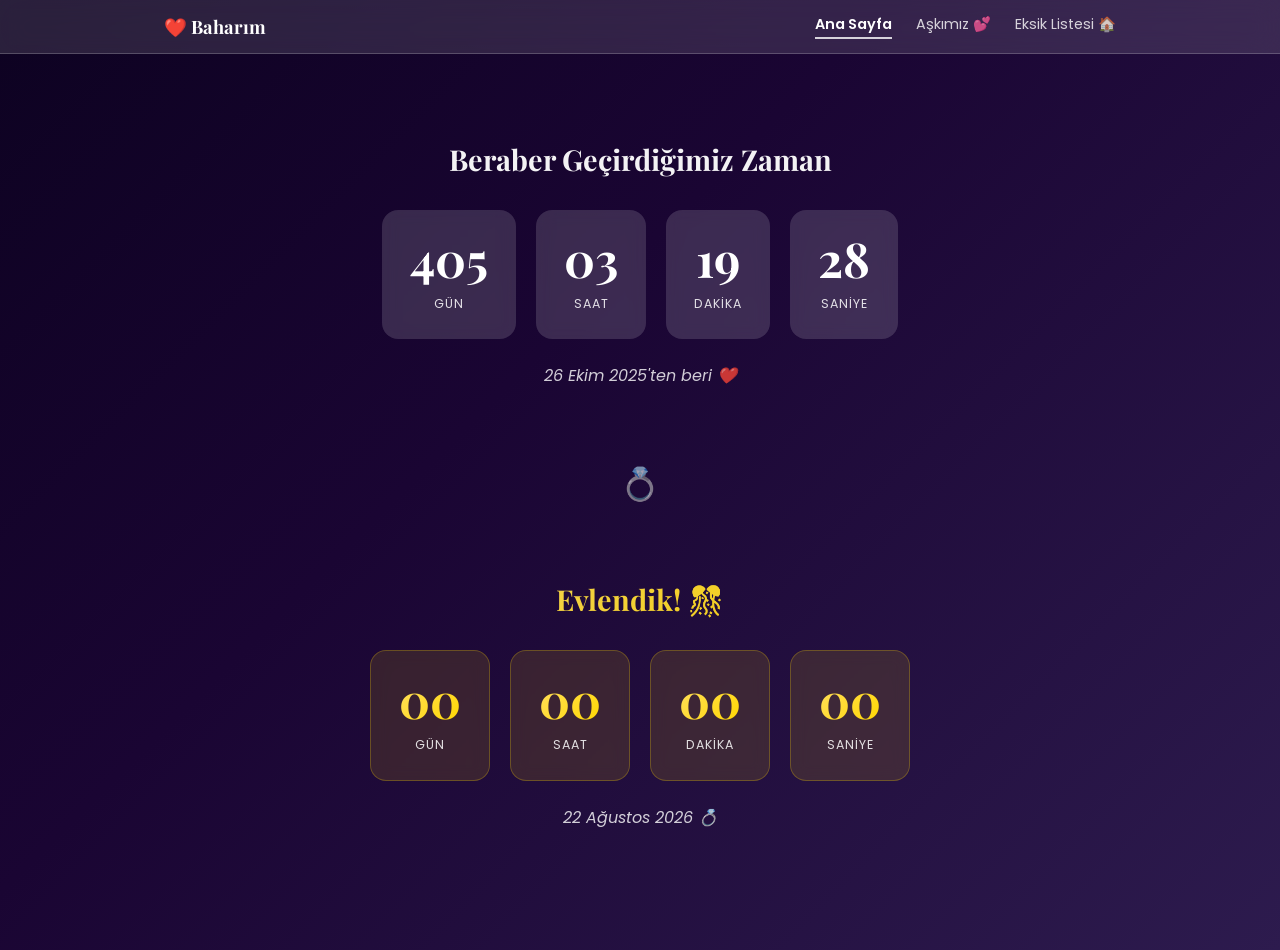
<file: index.html>
<!DOCTYPE html>
<html lang="tr">

<head>
    <meta charset="UTF-8" />
    <meta name="viewport" content="width=device-width, initial-scale=1.0" />
    <title>Baharım ❤️</title>

    <link
        href="https://fonts.googleapis.com/css2?family=Playfair+Display:wght@500;700&family=Poppins:wght@300;400;500&display=swap"
        rel="stylesheet">

    <link rel="stylesheet" href="style.css">
</head>

<body>

    <nav class="navbar">
        <div class="nav-inner">
            <a class="nav-brand" href="index.html">❤️ Baharım</a>
            <div class="nav-links">
                <a href="index.html" class="active">Ana Sayfa</a>
                <a href="ask.html">Aşkımız 💕</a>
                <a href="liste.html">Eksik Listesi 🏠</a>
            </div>
        </div>
    </nav>

    <main class="home-main">

        <!-- BİRLİKTELİK SAYACI -->
        <section class="counter-section">
            <h2 class="counter-title">Beraber Geçirdiğimiz Zaman</h2>
            <div class="counter-grid">
                <div class="counter-item">
                    <span id="days">000</span>
                    <label>Gün</label>
                </div>
                <div class="counter-item">
                    <span id="hours">00</span>
                    <label>Saat</label>
                </div>
                <div class="counter-item">
                    <span id="minutes">00</span>
                    <label>Dakika</label>
                </div>
                <div class="counter-item">
                    <span id="seconds">00</span>
                    <label>Saniye</label>
                </div>
            </div>
            <p class="counter-subtitle">26 Ekim 2025'ten beri ❤️</p>
        </section>

        <div class="counters-divider">💍</div>

        <!-- DÜĞÜN GERİ SAYIMI -->
        <section class="counter-section wedding-section">
            <h2 class="counter-title wedding-title">Düğünümüze Kalan</h2>
            <div class="counter-grid">
                <div class="counter-item wedding-item">
                    <span id="w-days">000</span>
                    <label>Gün</label>
                </div>
                <div class="counter-item wedding-item">
                    <span id="w-hours">00</span>
                    <label>Saat</label>
                </div>
                <div class="counter-item wedding-item">
                    <span id="w-minutes">00</span>
                    <label>Dakika</label>
                </div>
                <div class="counter-item wedding-item">
                    <span id="w-seconds">00</span>
                    <label>Saniye</label>
                </div>
            </div>
            <p class="counter-subtitle">22 Ağustos 2026 💍</p>
        </section>

    </main>

    <script src="counter.js"></script>
</body>

</html>
</file>
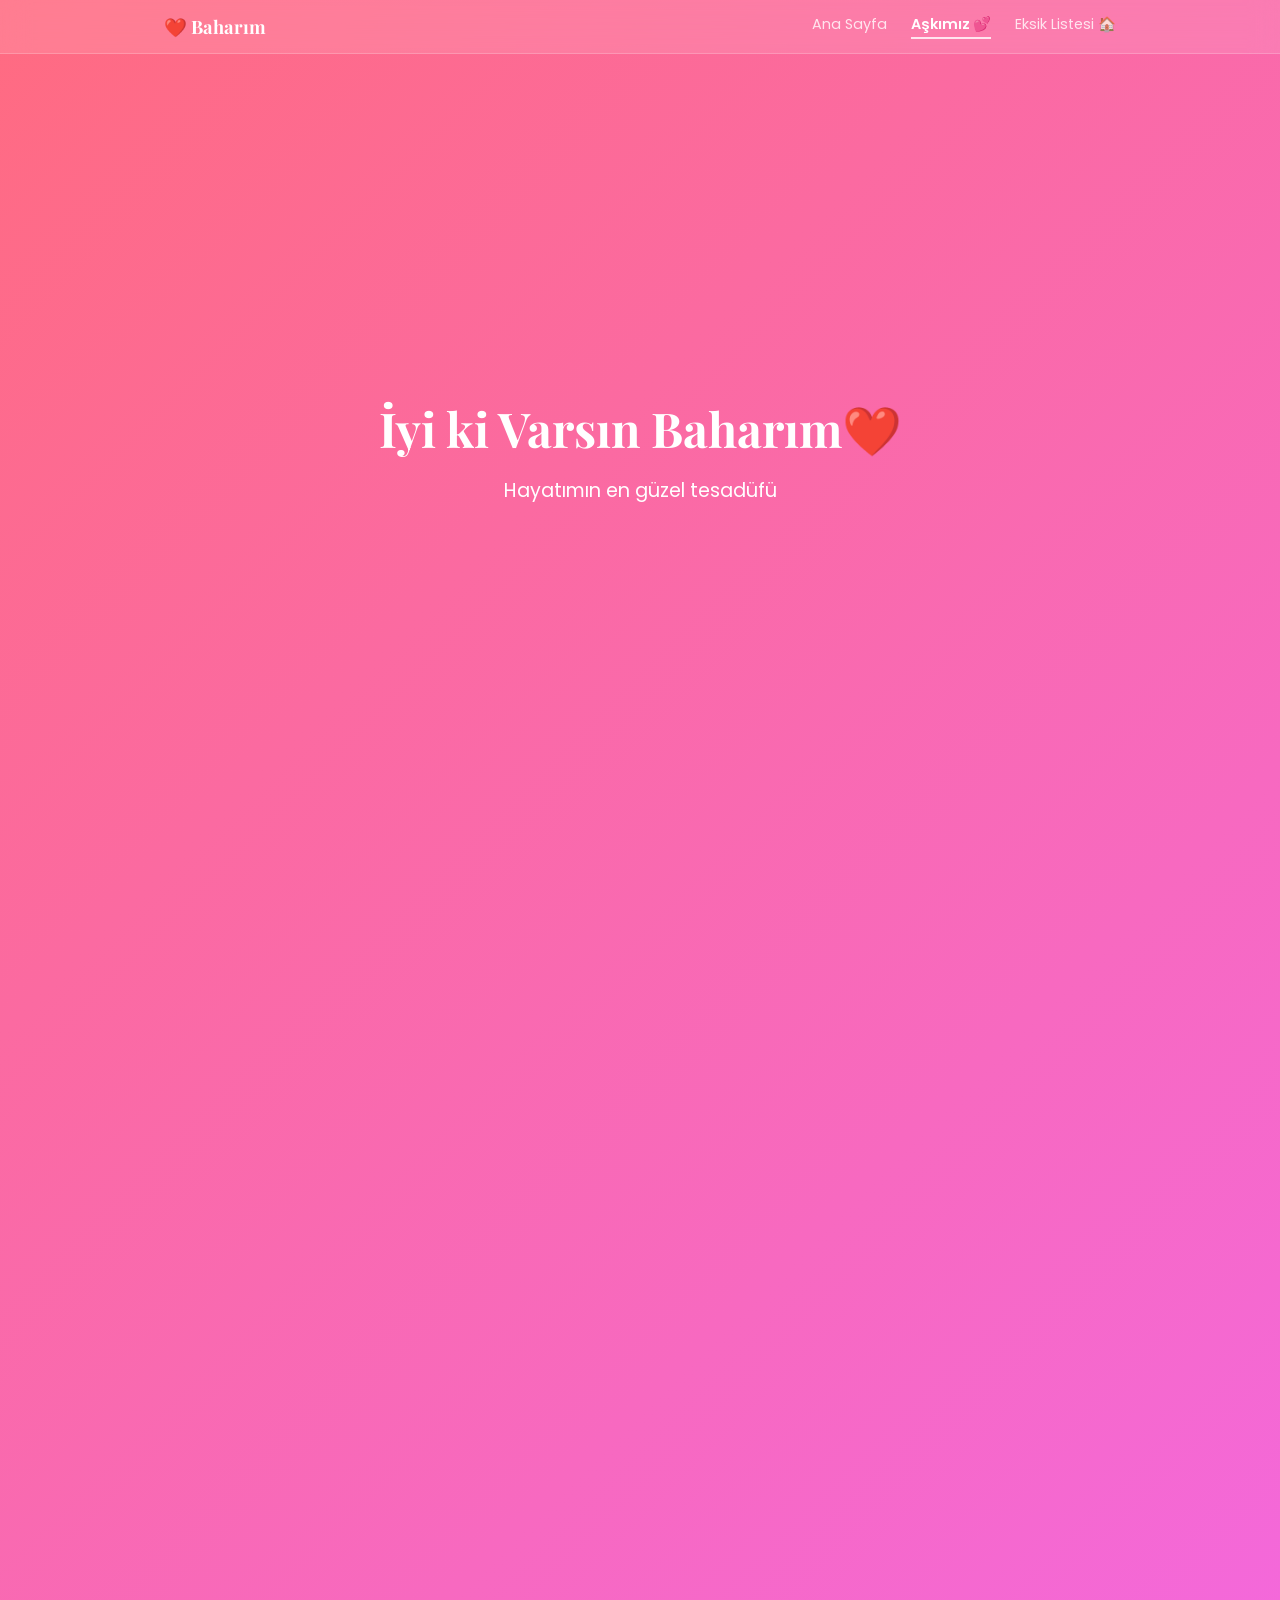
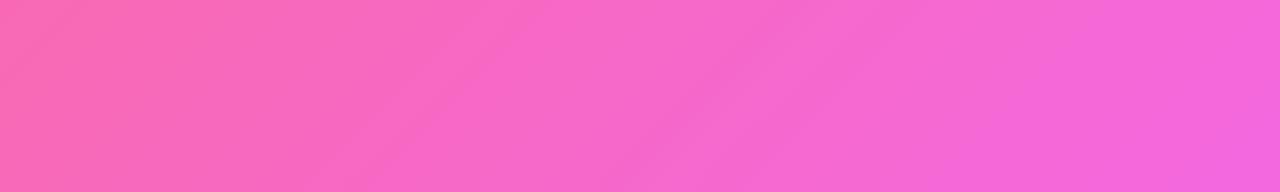
<file: ask.html>
<!DOCTYPE html>
<html lang="tr">

<head>
    <meta charset="UTF-8" />
    <meta name="viewport" content="width=device-width, initial-scale=1.0" />
    <title>Aşkımız 💕</title>

    <link
        href="https://fonts.googleapis.com/css2?family=Playfair+Display:wght@500;700&family=Poppins:wght@300;400;500&display=swap"
        rel="stylesheet">

    <link href="https://unpkg.com/aos@2.3.1/dist/aos.css" rel="stylesheet">
    <link rel="stylesheet" href="style.css">
</head>

<body class="romantic">

    <nav class="navbar">
        <div class="nav-inner">
            <a class="nav-brand" href="index.html">❤️ Baharım</a>
            <div class="nav-links">
                <a href="index.html">Ana Sayfa</a>
                <a href="ask.html" class="active">Aşkımız 💕</a>
                <a href="liste.html">Eksik Listesi 🏠</a>
            </div>
        </div>
    </nav>

    <!-- HERO -->
    <section class="hero">
        <h1 data-aos="fade-down">İyi ki Varsın Baharım❤️</h1>
        <p data-aos="fade-up">Hayatımın en güzel tesadüfü</p>
    </section>

    <!-- STORY -->
    <section class="cards">
        <div class="card" data-aos="fade-up">
            <h3>💌 Nasıl Tanıştık</h3>
            <p>Hayatımın yönünü değiştiren o an…</p>
        </div>

        <div class="card" data-aos="fade-up" data-aos-delay="100">
            <h3>📍 İlk Buluşma</h3>
            <p>Zamanın durduğunu hissettiğim gün</p>
        </div>

        <div class="card" data-aos="fade-up" data-aos-delay="200" id="funnyTrigger">
            <h3>😂 En Komik Anımız</h3>
            <p>Gülmekten konuşamadığımız o an</p>
        </div>
    </section>

    <!-- MESSAGE -->
    <section class="message" data-aos="fade-up">
        <p>
            Seninle geçen her gün,
            takvimden bir gün değil…
            hayatımdan bir mucize ❤️
        </p>
    </section>

    <!-- LOVE LETTER -->
    <section class="letter-section" data-aos="fade-up">
        <div class="envelope-wrapper">
            <div class="envelope" id="envelope">
                <div class="envelope-front">
                    <span class="heart-seal">💌</span>
                    <p>Baharım'a</p>
                </div>
            </div>
            <div class="letter" id="letterContent">
                <div class="letter-body">
                    <p class="salutation">Sevgili Baharım,</p>
                    <p>Hayatıma girdiğin günden bu yana her şey farklı. Sabahları gözlerimi açtığımda ilk düşündüğüm sensin, geceleri uyumadan önce son gülümsemem seninle.</p>
                    <p>Seninle geçen her sıradan an, benim için en güzel anıya dönüşüyor. Beraber güldüğümüzde dünya daha hafif geliyor; yanımda olduğunda her şey daha anlamlı hissettiriyor.</p>
                    <p>Kaç kelime kullansam yetmez ama yine de söylemek istiyorum: Seni seviyorum. Sadece bugün için değil, daha gelecek olan tüm güzel anlar için de.</p>
                    <p class="closing">Sonsuza dek seninle,</p>
                    <p class="signature">Müslüm ❤️</p>
                </div>
            </div>
            <button class="letter-btn" id="letterBtn">Mektubu Aç 💌</button>
        </div>
    </section>

    <section class="funny-section">
        <div id="speechBubble" class="speech-bubble">
            <p id="bubbleText"></p>
        </div>
    </section>

    <canvas id="heartCanvas"></canvas>
    <div id="loveText">Seni Seviyorum ❤️</div>

    <script src="https://unpkg.com/aos@2.3.1/dist/aos.js"></script>
    <script>AOS.init();</script>
    <script src="script.js"></script>
</body>

</html>
</file>
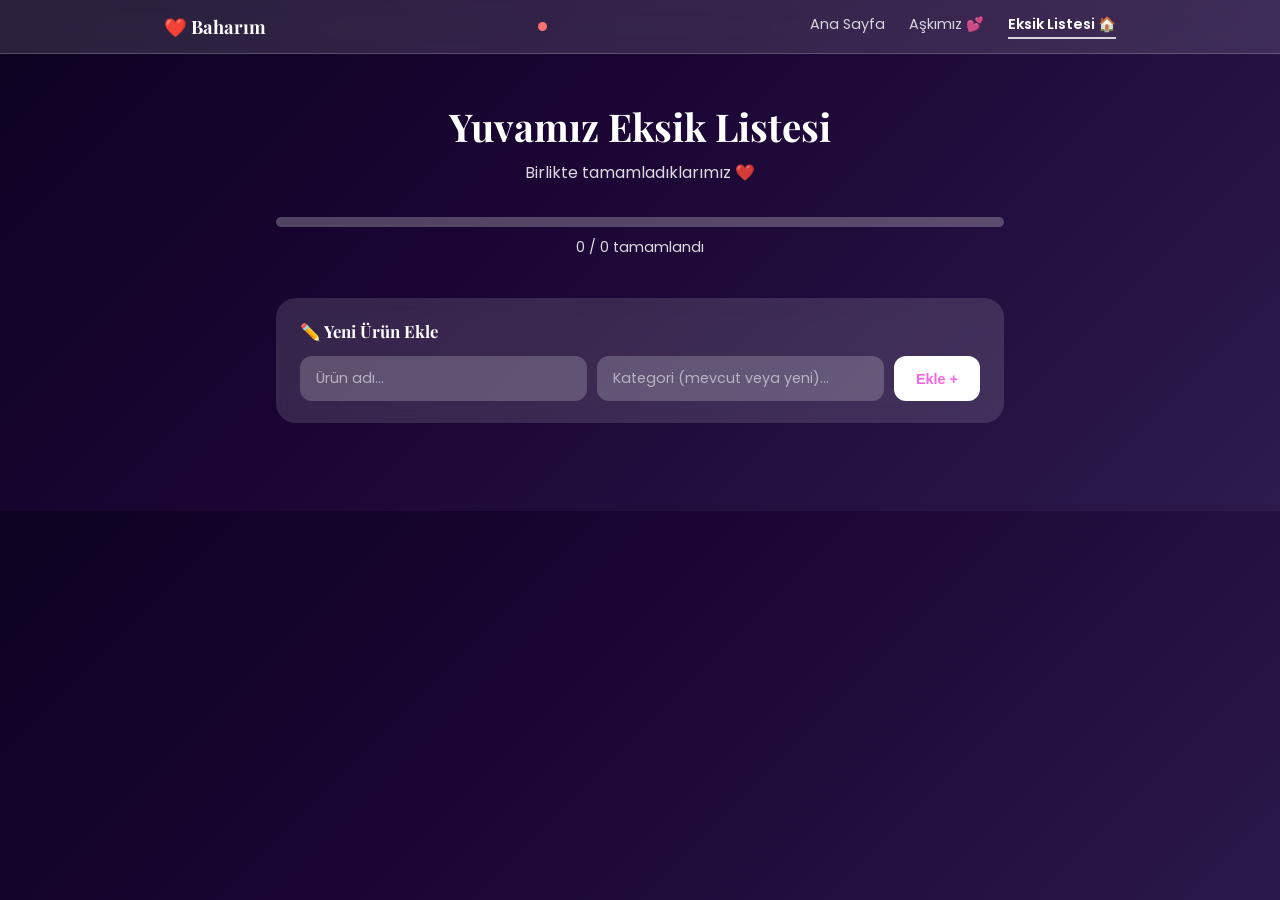
<file: liste.html>
<!DOCTYPE html>
<html lang="tr">

<head>
    <meta charset="UTF-8" />
    <meta name="viewport" content="width=device-width, initial-scale=1.0" />
    <title>Eksik Listesi 🏠</title>

    <link
        href="https://fonts.googleapis.com/css2?family=Playfair+Display:wght@500;700&family=Poppins:wght@300;400;500&display=swap"
        rel="stylesheet">

    <link rel="stylesheet" href="style.css">
    <link rel="stylesheet" href="liste.css">

</head>

<body>

    <nav class="navbar">
        <div class="nav-inner">
            <a class="nav-brand" href="index.html">❤️ Baharım</a>
            <span class="sync-dot" id="syncDot" title="Bağlantı durumu"></span>
            <div class="nav-links">
                <a href="index.html">Ana Sayfa</a>
                <a href="ask.html">Aşkımız 💕</a>
                <a href="liste.html" class="active">Eksik Listesi 🏠</a>
            </div>
        </div>
    </nav>

    <main class="liste-main">
        <h1 class="liste-title">Yuvamız Eksik Listesi</h1>
        <p class="liste-subtitle">Birlikte tamamladıklarımız ❤️</p>

        <div class="progress-wrapper">
            <div class="progress-bg">
                <div class="progress-fill" id="progressFill"></div>
            </div>
            <p class="progress-text" id="progressText">0 / 0 tamamlandı</p>
        </div>

        <!-- YENİ ÜRÜN FORMU -->
        <div class="add-form">
            <h3 class="add-form-title">✏️ Yeni Ürün Ekle</h3>
            <div class="add-row">
                <input
                    type="text"
                    id="itemInput"
                    class="add-input"
                    placeholder="Ürün adı..."
                    autocomplete="off"
                >
                <input
                    type="text"
                    id="catInput"
                    class="add-input"
                    placeholder="Kategori (mevcut veya yeni)..."
                    list="catSuggestions"
                    autocomplete="off"
                >
                <datalist id="catSuggestions"></datalist>
                <button class="add-btn" id="addBtn">Ekle +</button>
            </div>
        </div>

        <div class="categories" id="categories"></div>
    </main>

    <script src="liste.js"></script>
</body>

</html>
</file>
<file: style.css>
* {
    margin: 0;
    padding: 0;
    box-sizing: border-box;
  }

  body {
    font-family: 'Poppins', sans-serif;
    background: linear-gradient(135deg, #0d0221 0%, #1a0533 40%, #2d1b4e 100%);
    color: #fff;
    text-align: center;
  }

  /* Sadece romantik sayfa pembe kalır */
  body.romantic {
    background: linear-gradient(135deg, #ff6b81, #f368e0);
  }

  /* NAVBAR */
  .navbar {
    position: fixed;
    top: 0;
    left: 0;
    right: 0;
    z-index: 1000;
    background: rgba(255,255,255,0.12);
    backdrop-filter: blur(14px);
    border-bottom: 1px solid rgba(255,255,255,0.2);
  }

  .nav-inner {
    max-width: 1000px;
    margin: auto;
    padding: 14px 24px;
    display: flex;
    align-items: center;
    justify-content: space-between;
  }

  .nav-brand {
    font-family: 'Playfair Display', serif;
    font-size: 1.15rem;
    color: white;
    text-decoration: none;
    font-weight: 700;
  }

  .nav-links {
    display: flex;
    gap: 24px;
  }

  .nav-links a {
    color: white;
    text-decoration: none;
    font-size: 0.9rem;
    opacity: 0.8;
    transition: opacity 0.2s;
  }

  .nav-links a:hover {
    opacity: 1;
  }

  .nav-links a.active {
    opacity: 1;
    font-weight: 600;
    border-bottom: 2px solid rgba(255,255,255,0.8);
    padding-bottom: 2px;
  }

  /* HERO */
  .hero {
    min-height: 100vh;
    padding-top: 70px;
    display: flex;
    flex-direction: column;
    justify-content: center;
    gap: 16px;
    padding: 24px;
  }
  
  .hero h1 {
    font-family: 'Playfair Display', serif;
    font-size: 3rem;
  }
  
  .hero p {
    font-size: 1.2rem;
    opacity: 0.9;
  }
  
  /* CARDS */
  .cards {
    display: grid;
    grid-template-columns: repeat(3, 1fr);
    gap: 16px;
    max-width: 1000px;
    margin: auto;
    padding: 40px 16px;
  }
  
  .card {
    background: rgba(255,255,255,0.15);
    backdrop-filter: blur(8px);
    border-radius: 16px;
    padding: 24px;
    transition: transform 0.3s;
  }
  
  .card:hover {
    transform: translateY(-8px);
  }
  
  /* MESSAGE */
  .message {
    padding: 60px 16px;
    font-family: 'Playfair Display', serif;
    font-size: 1.6rem;
  }
  
  button {
    padding: 14px 28px;
    font-size: 1rem;
    border: none;
    border-radius: 30px;
    cursor: pointer;
    background: #fff;
    color: #f368e0;
    font-weight: 600;
  }
  
  /* RESPONSIVE */
  @media (max-width: 768px) {
    .cards {
      grid-template-columns: 1fr;
    }
  
    .hero h1 {
      font-size: 2.2rem;
    }
  
    .message {
      font-size: 1.3rem;
    }
  }


  .funny-section {
    position: relative;
    padding: 80px 20px;
    text-align: center;
  }
  

  
  /* 💬 Konuşma balonu */
  .speech-bubble {
    position: fixed;
    top: 20px;
    right: 20px;
    max-width: 280px;
    background: white;
    color: #333;
    padding: 18px;
    border-radius: 18px;
    box-shadow: 0 20px 40px rgba(0,0,0,0.25);
    display: none;
    animation: popIn 0.4s ease;
  }
  
  /* Balon kuyruğu */
  .speech-bubble::after {
    content: "";
    position: absolute;
    bottom: -15px;
    right: 30px;
    border-width: 15px 15px 0;
    border-style: solid;
    border-color: white transparent transparent;
  }
  
  @keyframes popIn {
    from {
      opacity: 0;
      transform: scale(0.85) translateY(-10px);
    }
    to {
      opacity: 1;
      transform: scale(1) translateY(0);
    }
  }
  
  /* 📱 Mobil uyum */
  @media (max-width: 600px) {
    .speech-bubble {
      right: 10px;
      left: 10px;
      max-width: unset;
    }
  
    .speech-bubble::after {
      right: 50%;
      transform: translateX(50%);
    }
  }
  /* ❤️ FULLSCREEN KALP PATLAMASI */
  #heartCanvas {
    position: fixed;
    inset: 0;
    pointer-events: none;
    z-index: 9998;
  }
  
  /* 💖 SENİ SEVİYORUM YAZISI */
  #loveText {
    position: fixed;
    inset: 0;
    display: flex;
    align-items: center;
    justify-content: center;
    font-family: 'Playfair Display', serif;
    font-size: 4rem;
    color: white;
    opacity: 0;
    pointer-events: none;
    z-index: 9999;
    transition: opacity 1.8s ease;
    text-shadow: 0 10px 40px rgba(0,0,0,0.35);
  }
  
  /* görünür hali */
  #loveText.show {
    opacity: 1;
  }
  #loveText.hide {
    opacity: 0;
  }
  
  /* 📱 Mobil */
  @media (max-width: 600px) {
    #loveText {
      font-size: 2.6rem;
      padding: 20px;
      text-align: center;
    }
  }

/* ANA SAYFA MERKEZ LAYOUT */
.home-main {
  min-height: 100vh;
  display: flex;
  flex-direction: column;
  justify-content: center;
  align-items: center;
  padding: 80px 16px 60px;
  gap: 0;
}

/* İki sayaç arası ayraç */
.counters-divider {
  font-size: 2rem;
  opacity: 0.6;
  margin: 12px 0;
  animation: pulse 2s ease-in-out infinite;
}

@keyframes pulse {
  0%, 100% { transform: scale(1);   opacity: 0.6; }
  50%       { transform: scale(1.2); opacity: 1; }
}

/* Düğün sayacı */
.wedding-section {
  position: relative;
}

.wedding-title {
  background: linear-gradient(135deg, #ffe066, #ffd700);
  -webkit-background-clip: text;
  -webkit-text-fill-color: transparent;
  background-clip: text;
}

.wedding-item {
  background: rgba(255, 215, 0, 0.12) !important;
  border: 1px solid rgba(255, 215, 0, 0.25);
}

.wedding-item span {
  background: linear-gradient(135deg, #ffe066, #ffd700);
  -webkit-background-clip: text;
  -webkit-text-fill-color: transparent;
  background-clip: text;
}

/* ⏱️ SAYIM */
.counter-section {
  padding: 60px 16px;
  text-align: center;
}

.counter-title {
  font-family: 'Playfair Display', serif;
  font-size: 1.8rem;
  margin-bottom: 32px;
  opacity: 0.95;
}

.counter-grid {
  display: flex;
  justify-content: center;
  gap: 20px;
  flex-wrap: wrap;
}

.counter-item {
  background: rgba(255,255,255,0.15);
  backdrop-filter: blur(8px);
  border-radius: 16px;
  padding: 24px 28px;
  min-width: 100px;
}

.counter-item span {
  display: block;
  font-family: 'Playfair Display', serif;
  font-size: 3rem;
  font-weight: 700;
  line-height: 1;
  margin-bottom: 8px;
}

.counter-item label {
  font-size: 0.78rem;
  opacity: 0.85;
  letter-spacing: 1px;
  text-transform: uppercase;
}

.counter-subtitle {
  margin-top: 24px;
  font-size: 1rem;
  opacity: 0.8;
  font-style: italic;
}

@media (max-width: 600px) {
  .counter-item {
    min-width: 70px;
    padding: 16px 14px;
  }
  .counter-item span {
    font-size: 2.2rem;
  }
}

/* 💌 MEKTUP */
.letter-section {
  padding: 60px 16px;
  text-align: center;
}

.envelope-wrapper {
  display: flex;
  flex-direction: column;
  align-items: center;
  gap: 24px;
}

.envelope {
  width: 280px;
  height: 180px;
  background: white;
  border-radius: 12px;
  position: relative;
  cursor: pointer;
  box-shadow: 0 20px 40px rgba(0,0,0,0.25);
  transition: transform 0.3s ease;
}

.envelope:hover {
  transform: scale(1.04);
}

.envelope-front {
  position: absolute;
  inset: 0;
  display: flex;
  flex-direction: column;
  align-items: center;
  justify-content: center;
  gap: 10px;
}

.heart-seal {
  font-size: 2.8rem;
}

.envelope-front p {
  color: #f368e0;
  font-family: 'Playfair Display', serif;
  font-size: 1.1rem;
  font-weight: 600;
}

.letter {
  display: none;
  background: white;
  color: #333;
  border-radius: 16px;
  padding: 36px 32px;
  max-width: 500px;
  width: 92%;
  box-shadow: 0 20px 50px rgba(0,0,0,0.2);
  text-align: left;
  animation: letterOpen 0.6s ease forwards;
}

@keyframes letterOpen {
  from { opacity: 0; transform: translateY(-20px) scale(0.95); }
  to   { opacity: 1; transform: translateY(0) scale(1); }
}

.letter-body p {
  margin-bottom: 14px;
  line-height: 1.8;
  font-size: 1rem;
}

.salutation {
  font-family: 'Playfair Display', serif;
  font-size: 1.3rem !important;
  color: #f368e0;
  margin-bottom: 20px !important;
}

.closing {
  margin-top: 20px !important;
  font-style: italic;
}

.signature {
  font-family: 'Playfair Display', serif;
  font-size: 1.2rem !important;
  color: #f368e0;
}

.letter-btn {
  background: white;
  color: #f368e0;
  font-weight: 600;
  padding: 14px 32px;
  border: none;
  border-radius: 30px;
  cursor: pointer;
  font-size: 1rem;
  box-shadow: 0 8px 20px rgba(0,0,0,0.15);
  transition: transform 0.2s ease, box-shadow 0.2s ease;
}

.letter-btn:hover {
  transform: translateY(-2px);
  box-shadow: 0 12px 28px rgba(0,0,0,0.2);
}
</file>
<file: liste.css>
.liste-main {
  padding: 100px 16px 60px;
  max-width: 760px;
  margin: auto;
}

.liste-title {
  font-family: 'Playfair Display', serif;
  font-size: 2.4rem;
  color: white;
  text-align: center;
  margin-bottom: 8px;
}

.liste-subtitle {
  text-align: center;
  color: rgba(255, 255, 255, 0.85);
  font-size: 1rem;
  margin-bottom: 32px;
}

/* SYNC NOKTA */
.sync-dot {
  width: 9px;
  height: 9px;
  border-radius: 50%;
  display: inline-block;
  background: rgba(255,255,255,0.3);
  margin-left: 8px;
  flex-shrink: 0;
  transition: background 0.4s;
}

.sync-dot.connected {
  background: #4ade80;
  box-shadow: 0 0 0 3px rgba(74, 222, 128, 0.25);
  animation: syncPulse 2.5s ease-in-out infinite;
}

.sync-dot.disconnected {
  background: #f87171;
}

@keyframes syncPulse {
  0%, 100% { box-shadow: 0 0 0 3px rgba(74,222,128,0.25); }
  50%       { box-shadow: 0 0 0 6px rgba(74,222,128,0.08); }
}

/* PROGRESS */
.progress-wrapper {
  margin-bottom: 40px;
  text-align: center;
}

.progress-bg {
  height: 10px;
  background: rgba(255, 255, 255, 0.25);
  border-radius: 10px;
  overflow: hidden;
  margin-bottom: 10px;
}

.progress-fill {
  height: 100%;
  background: white;
  border-radius: 10px;
  width: 0%;
  transition: width 0.4s ease;
}

.progress-text {
  color: rgba(255, 255, 255, 0.85);
  font-size: 0.9rem;
}

/* ÜRÜN EKLEME FORMU */
.add-form {
  background: rgba(255, 255, 255, 0.13);
  backdrop-filter: blur(10px);
  border-radius: 20px;
  padding: 22px 24px;
  margin-bottom: 28px;
}

.add-form-title {
  font-family: 'Playfair Display', serif;
  font-size: 1.05rem;
  color: white;
  margin-bottom: 14px;
  text-align: left;
}

.add-row {
  display: flex;
  gap: 10px;
  flex-wrap: wrap;
}

.add-input {
  flex: 1;
  min-width: 160px;
  padding: 12px 16px;
  border: none;
  border-radius: 12px;
  background: rgba(255, 255, 255, 0.2);
  color: white;
  font-size: 0.9rem;
  font-family: 'Poppins', sans-serif;
  outline: none;
  transition: background 0.2s;
}

.add-input::placeholder {
  color: rgba(255, 255, 255, 0.55);
}

.add-input:focus {
  background: rgba(255, 255, 255, 0.3);
}

.add-btn {
  padding: 12px 22px;
  border-radius: 12px;
  font-size: 0.9rem;
  font-weight: 700;
  white-space: nowrap;
  flex-shrink: 0;
}

@media (max-width: 600px) {
  .add-row {
    flex-direction: column;
  }
  .add-btn {
    width: 100%;
  }
}

/* KATEGORİLER */
.categories {
  display: flex;
  flex-direction: column;
  gap: 20px;
}

.cat-section {
  background: rgba(255, 255, 255, 0.13);
  backdrop-filter: blur(10px);
  border-radius: 20px;
  padding: 24px;
}

.cat-header {
  display: flex;
  align-items: center;
  justify-content: space-between;
  margin-bottom: 18px;
}

.cat-header h2 {
  font-family: 'Playfair Display', serif;
  font-size: 1.25rem;
  color: white;
}

.cat-count {
  background: rgba(255, 255, 255, 0.22);
  color: white;
  padding: 4px 14px;
  border-radius: 20px;
  font-size: 0.82rem;
  font-weight: 500;
}

/* LISTE */
.item-list {
  list-style: none;
  display: flex;
  flex-direction: column;
  gap: 10px;
}

.item {
  display: flex;
  align-items: center;
  gap: 8px;
}

.item label {
  flex: 1;
  display: flex;
  align-items: center;
  gap: 12px;
  cursor: pointer;
  user-select: none;
}

.delete-btn {
  background: none;
  border: none;
  color: rgba(255, 255, 255, 0.25);
  padding: 5px 6px;
  cursor: pointer;
  border-radius: 6px;
  flex-shrink: 0;
  display: flex;
  align-items: center;
  justify-content: center;
  transition: color 0.2s, background 0.2s;
}

.delete-btn:hover {
  color: #ff6b81;
  background: rgba(255, 107, 129, 0.15);
}

.item input[type="checkbox"] {
  display: none;
}

.checkmark {
  width: 22px;
  height: 22px;
  border-radius: 6px;
  border: 2px solid rgba(255, 255, 255, 0.65);
  flex-shrink: 0;
  display: flex;
  align-items: center;
  justify-content: center;
  transition: all 0.2s ease;
  background: transparent;
  font-size: 13px;
  font-weight: 700;
  color: #f368e0;
}

.item input[type="checkbox"]:checked ~ .checkmark {
  background: white;
  border-color: white;
}

.item input[type="checkbox"]:checked ~ .checkmark::after {
  content: '✓';
}

.item-text {
  color: white;
  font-size: 0.95rem;
  transition: all 0.25s ease;
}

.item.done .item-text {
  opacity: 0.45;
  text-decoration: line-through;
}

/* MOBİL */
@media (max-width: 600px) {
  .liste-title {
    font-size: 1.8rem;
  }

  .cat-section {
    padding: 18px 16px;
  }
}
</file>
